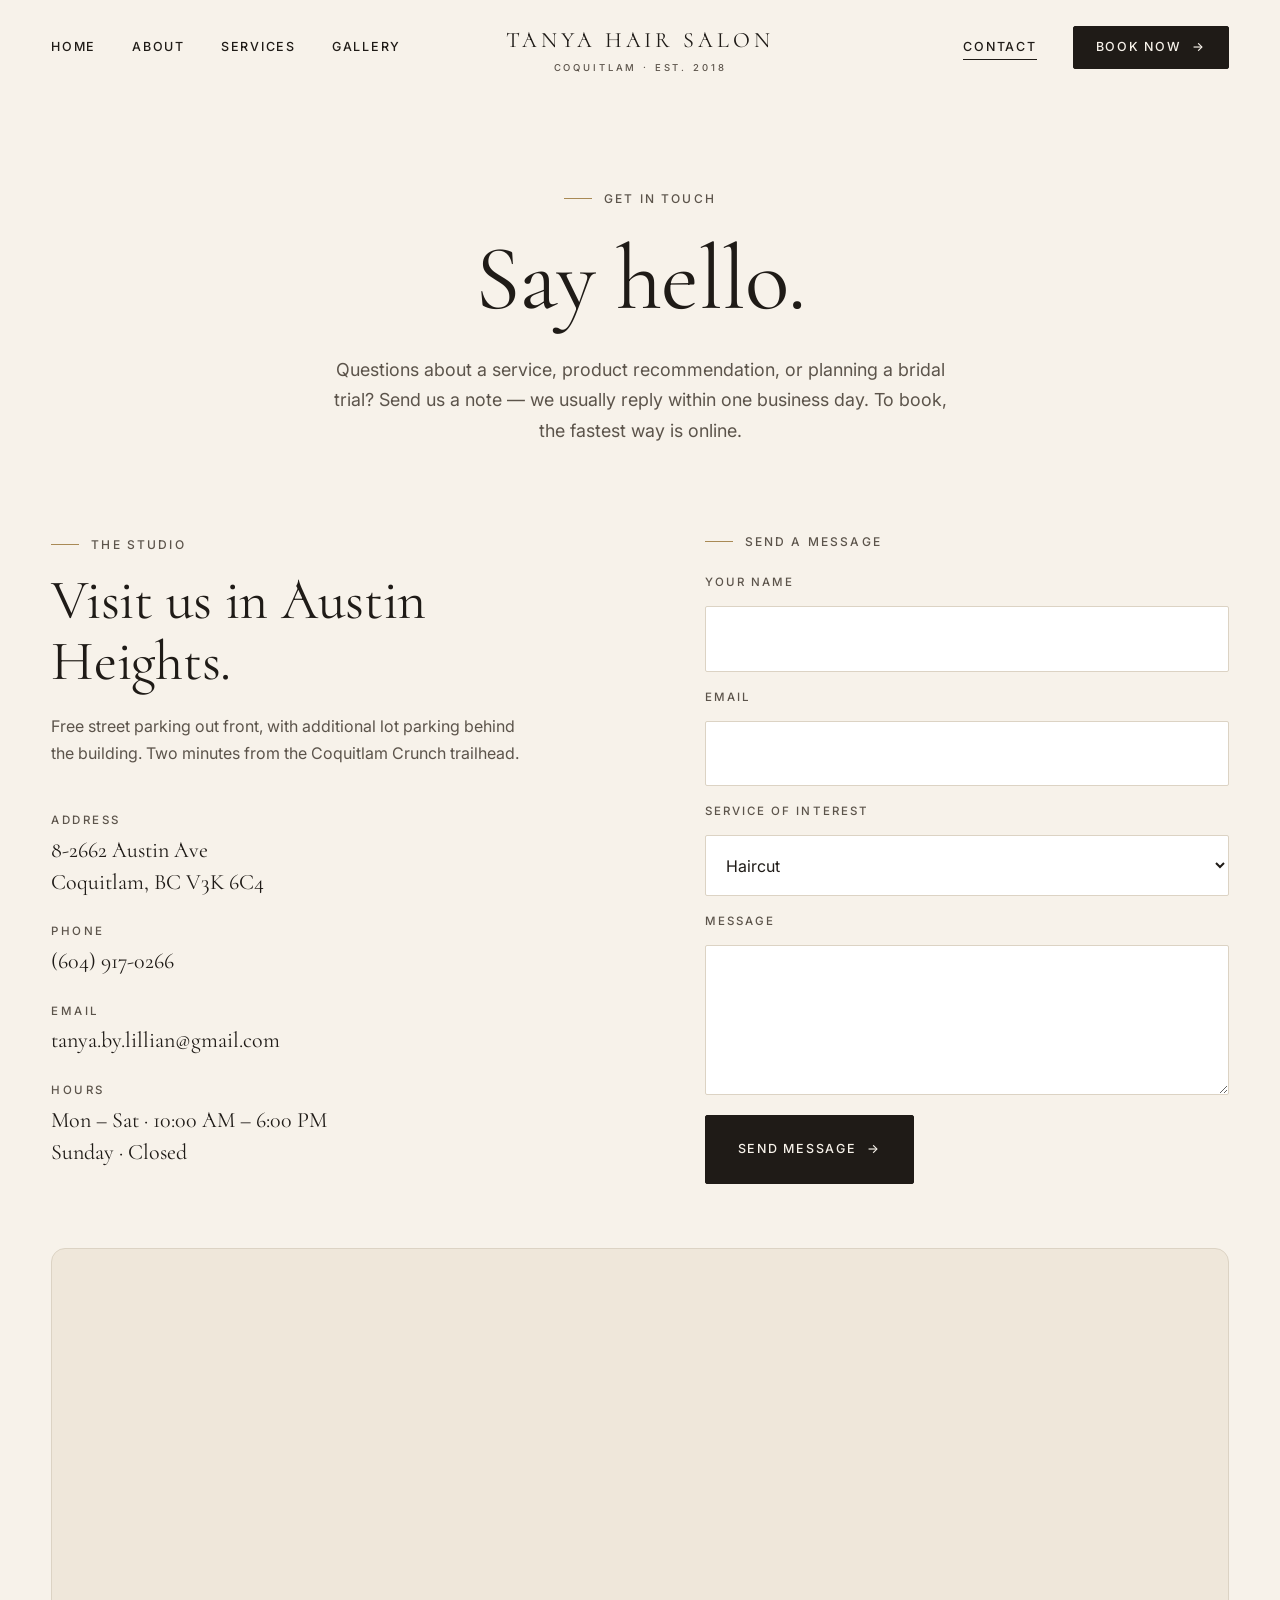
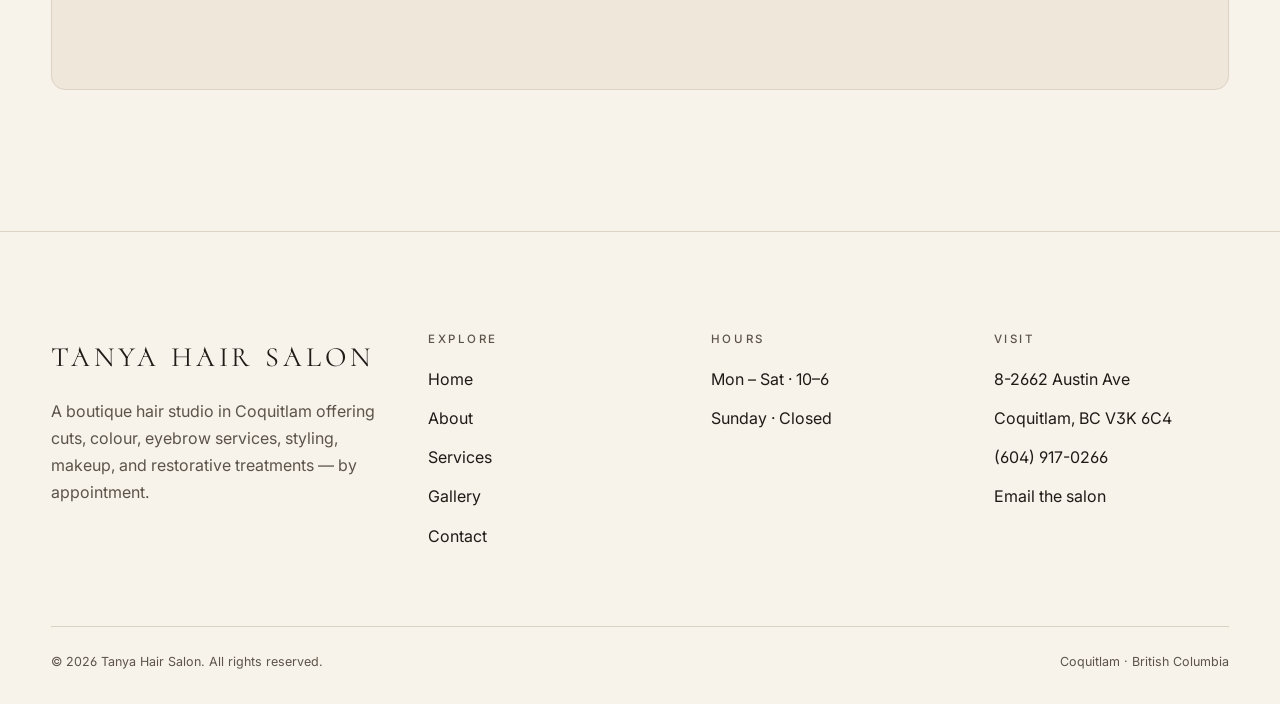
<file: tanya-hair-salon/prototype/contact.html>
<!doctype html>
<html lang="en-CA">
<head>
<meta charset="utf-8" />
<meta name="viewport" content="width=device-width, initial-scale=1" />
<title>Contact — Tanya Hair Salon, Coquitlam</title>
<meta name="description" content="Visit Tanya Hair Salon at 8-2662 Austin Ave, Coquitlam. Call (604) 917-0266 or send a message — we usually reply within one business day." />
<link rel="preconnect" href="https://fonts.googleapis.com" />
<link rel="preconnect" href="https://fonts.gstatic.com" crossorigin />
<link href="https://fonts.googleapis.com/css2?family=Cormorant+Garamond:ital,wght@0,400;0,500;1,400;1,500&family=Inter:wght@400;500&display=swap" rel="stylesheet" />
<link rel="stylesheet" href="css/style.css" />
</head>
<body class="is-light-header">

<header class="site-header">
  <div class="container site-header__inner">
    <nav class="site-header__nav site-header__nav--left" aria-label="Primary">
      <a href="index.html">Home</a>
      <a href="about.html">About</a>
      <a href="services.html">Services</a>
      <a href="gallery.html">Gallery</a>
    </nav>
    <a class="site-header__brand" href="index.html">Tanya Hair Salon<small>Coquitlam · Est. 2018</small></a>
    <nav class="site-header__nav site-header__nav--right" aria-label="Secondary">
      <a href="contact.html" class="is-active">Contact</a>
      <a href="index.html#book" class="btn btn--primary">Book Now <span class="arrow">→</span></a>
    </nav>
    <button class="nav-toggle" aria-label="Toggle menu"><span></span></button>
  </div>
</header>

<main>

  <section class="page-hero container reveal">
    <span class="eyebrow">Get in Touch</span>
    <h1 class="h-display">Say hello.</h1>
    <p class="lede">Questions about a service, product recommendation, or planning a bridal trial? Send us a note — we usually reply within one business day. To book, the fastest way is online.</p>
  </section>

  <section class="section" style="padding-top:0;">
    <div class="container contact-grid reveal">

      <div>
        <span class="eyebrow">The Studio</span>
        <h2 class="h2">Visit us in Austin Heights.</h2>
        <p>Free street parking out front, with additional lot parking behind the building. Two minutes from the Coquitlam Crunch trailhead.</p>

        <dl class="contact-info">
          <div>
            <dt>Address</dt>
            <dd>8-2662 Austin Ave<br/>Coquitlam, BC V3K 6C4</dd>
          </div>
          <div>
            <dt>Phone</dt>
            <dd><a href="tel:+16049170266">(604) 917-0266</a></dd>
          </div>
          <div>
            <dt>Email</dt>
            <dd><a href="mailto:tanya.by.lillian@gmail.com">tanya.by.lillian@gmail.com</a></dd>
          </div>
          <div>
            <dt>Hours</dt>
            <dd>Mon – Sat · 10:00 AM – 6:00 PM<br/>Sunday · Closed</dd>
          </div>
        </dl>
      </div>

      <form class="form" onsubmit="event.preventDefault(); alert('Thanks — we will be in touch shortly.');">
        <span class="eyebrow">Send a Message</span>

        <div class="form-row">
          <label for="name">Your Name</label>
          <input id="name" name="name" type="text" required />
        </div>
        <div class="form-row">
          <label for="email">Email</label>
          <input id="email" name="email" type="email" required />
        </div>
        <div class="form-row">
          <label for="service">Service of Interest</label>
          <select id="service" name="service">
            <option>Haircut</option>
            <option>Hair Color</option>
            <option>Eyebrow Services</option>
            <option>Hair Styling</option>
            <option>Makeup</option>
            <option>Hair Treatments</option>
            <option>Bridal / Event</option>
            <option>Something else</option>
          </select>
        </div>
        <div class="form-row">
          <label for="message">Message</label>
          <textarea id="message" name="message" required></textarea>
        </div>

        <button type="submit" class="btn btn--primary" style="justify-self:start;">Send Message <span class="arrow">→</span></button>
      </form>

    </div>

    <div class="container">
      <div class="map-embed reveal">
        <iframe loading="lazy" allowfullscreen
          referrerpolicy="no-referrer-when-downgrade"
          src="https://www.google.com/maps?q=2662+Austin+Ave,+Coquitlam,+BC&output=embed"
          title="Map to Tanya Hair Salon"></iframe>
      </div>
    </div>
  </section>

</main>

<footer class="site-footer">
  <div class="container">
    <div class="site-footer__grid">
      <div class="site-footer__col">
        <div class="site-footer__brand">Tanya Hair Salon</div>
        <p>A boutique hair studio in Coquitlam offering cuts, colour, eyebrow services, styling, makeup, and restorative treatments — by appointment.</p>
      </div>
      <div class="site-footer__col"><h4>Explore</h4><ul><li><a href="index.html">Home</a></li><li><a href="about.html">About</a></li><li><a href="services.html">Services</a></li><li><a href="gallery.html">Gallery</a></li><li><a href="contact.html">Contact</a></li></ul></div>
      <div class="site-footer__col"><h4>Hours</h4><ul><li>Mon – Sat · 10–6</li><li>Sunday · Closed</li></ul></div>
      <div class="site-footer__col"><h4>Visit</h4><ul><li>8-2662 Austin Ave</li><li>Coquitlam, BC V3K 6C4</li><li><a href="tel:+16049170266">(604) 917-0266</a></li><li><a href="mailto:tanya.by.lillian@gmail.com">Email the salon</a></li></ul></div>
    </div>
    <div class="site-footer__legal">
      <span>© <span data-year>2026</span> Tanya Hair Salon. All rights reserved.</span>
      <span>Coquitlam · British Columbia</span>
    </div>
  </div>
</footer>
<script src="js/main.js"></script>
</body>
</html>
</file>
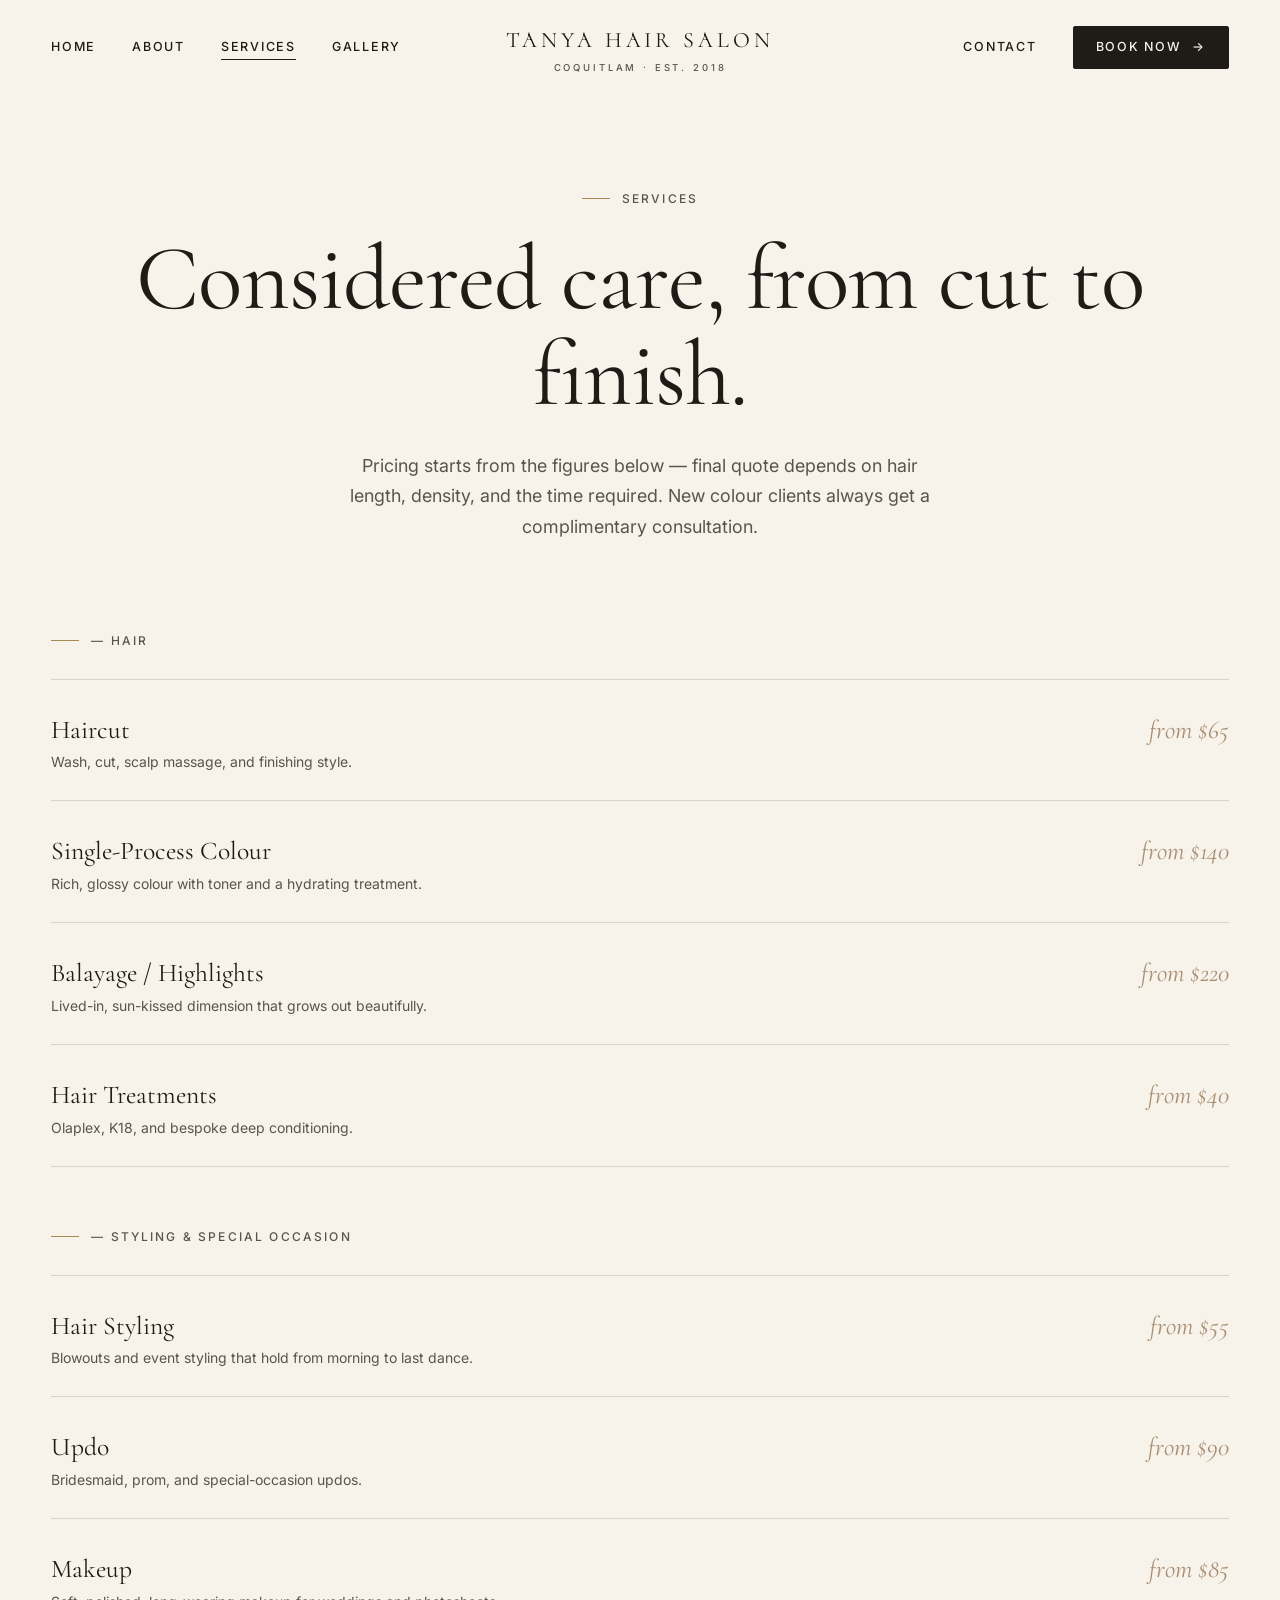
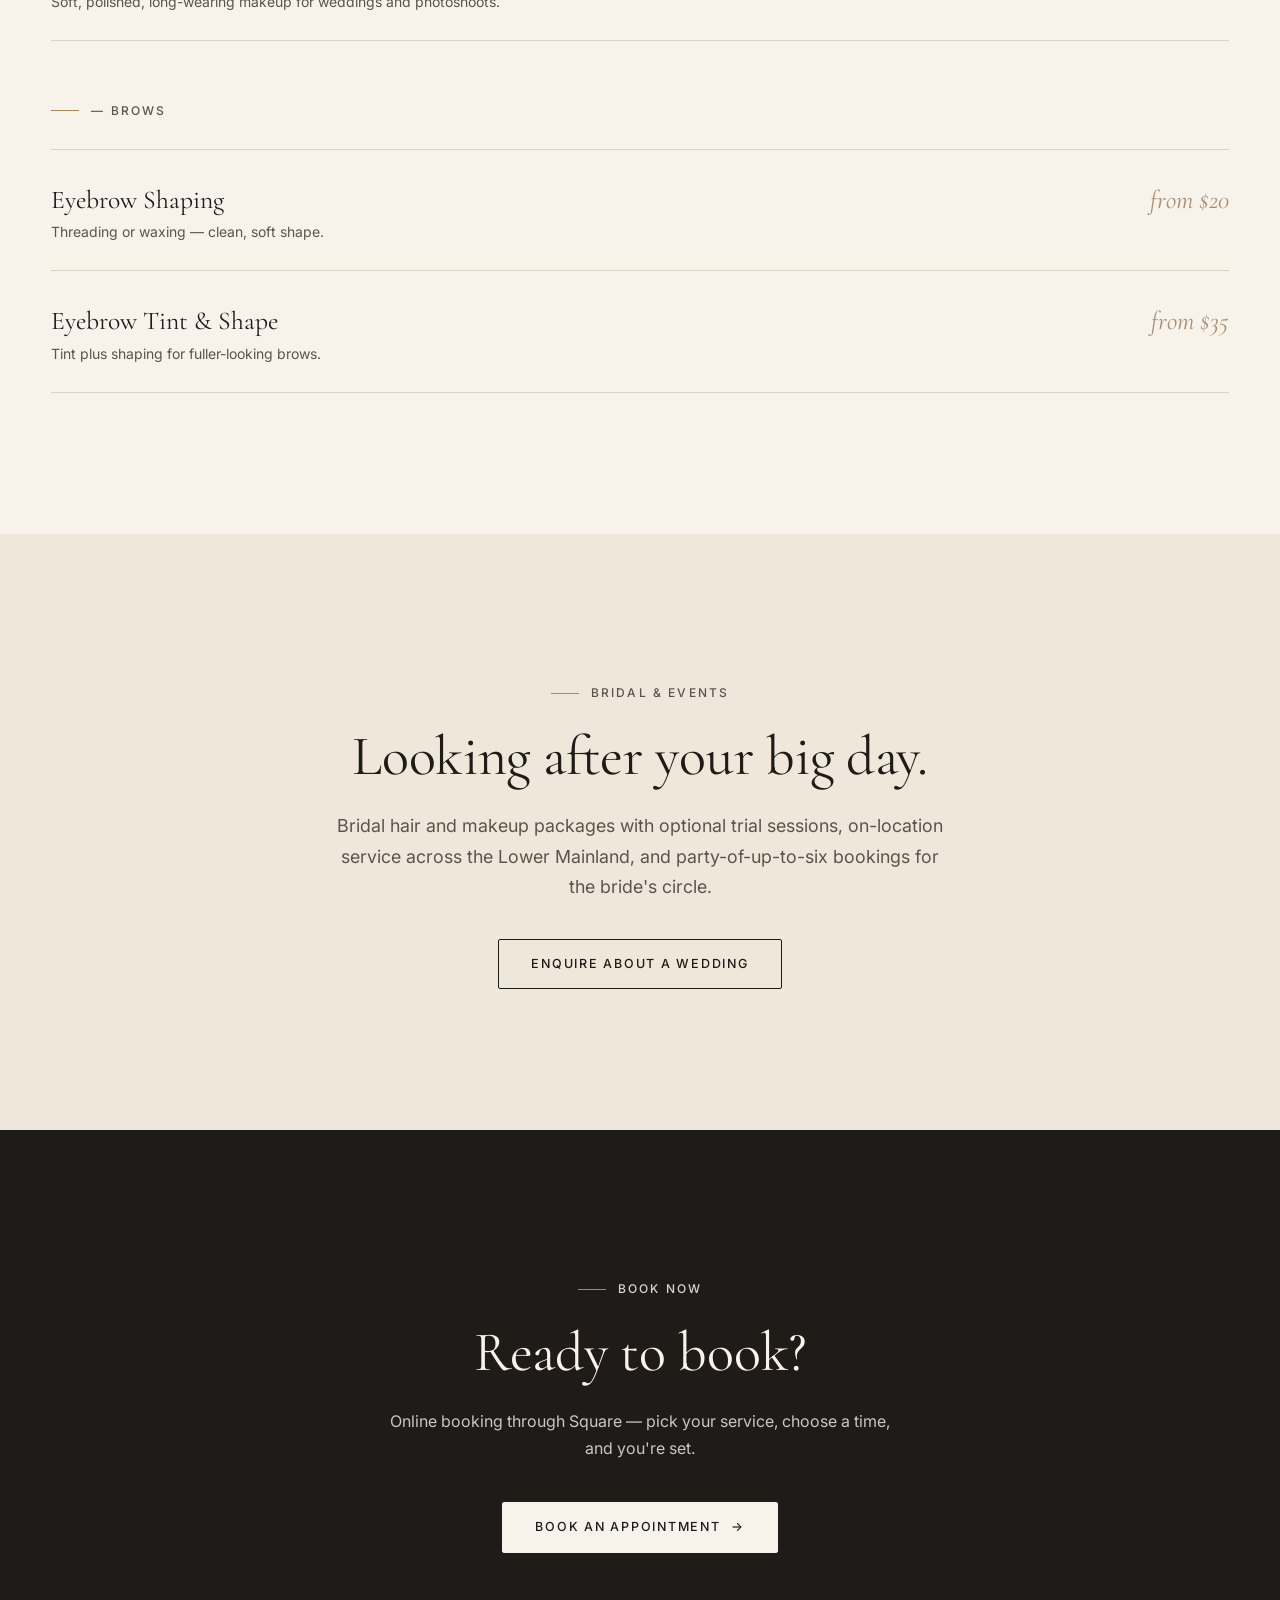
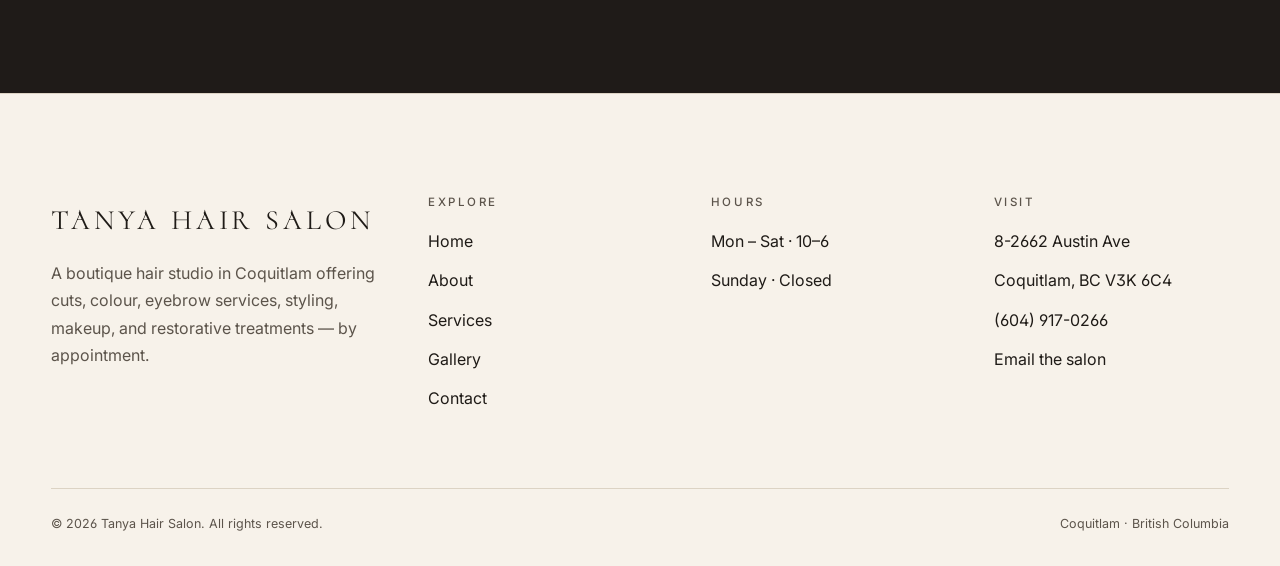
<file: tanya-hair-salon/prototype/services.html>
<!doctype html>
<html lang="en-CA">
<head>
<meta charset="utf-8" />
<meta name="viewport" content="width=device-width, initial-scale=1" />
<title>Services — Tanya Hair Salon, Coquitlam</title>
<meta name="description" content="Haircuts, hair colour, eyebrow services, styling, makeup, and treatments at Tanya Hair Salon in Coquitlam, BC." />
<link rel="preconnect" href="https://fonts.googleapis.com" />
<link rel="preconnect" href="https://fonts.gstatic.com" crossorigin />
<link href="https://fonts.googleapis.com/css2?family=Cormorant+Garamond:ital,wght@0,400;0,500;1,400;1,500&family=Inter:wght@400;500&display=swap" rel="stylesheet" />
<link rel="stylesheet" href="css/style.css" />
</head>
<body class="is-light-header">

<header class="site-header">
  <div class="container site-header__inner">
    <nav class="site-header__nav site-header__nav--left" aria-label="Primary">
      <a href="index.html">Home</a>
      <a href="about.html">About</a>
      <a href="services.html" class="is-active">Services</a>
      <a href="gallery.html">Gallery</a>
    </nav>
    <a class="site-header__brand" href="index.html">Tanya Hair Salon<small>Coquitlam · Est. 2018</small></a>
    <nav class="site-header__nav site-header__nav--right" aria-label="Secondary">
      <a href="contact.html">Contact</a>
      <a href="index.html#book" class="btn btn--primary">Book Now <span class="arrow">→</span></a>
    </nav>
    <button class="nav-toggle" aria-label="Toggle menu"><span></span></button>
  </div>
</header>

<main>

  <section class="page-hero container reveal">
    <span class="eyebrow">Services</span>
    <h1 class="h-display">Considered care, from cut to finish.</h1>
    <p class="lede">Pricing starts from the figures below — final quote depends on hair length, density, and the time required. New colour clients always get a complimentary consultation.</p>
  </section>

  <section class="section" style="padding-top:0;">
    <div class="container reveal">

      <div class="eyebrow" style="margin-bottom:32px;">— Hair</div>
      <div class="pricing-list">
        <article id="haircut" class="pricing-list__row">
          <div class="pricing-list__name">Haircut <small>Wash, cut, scalp massage, and finishing style.</small></div>
          <div class="pricing-list__price">from $65</div>
        </article>
        <article id="color" class="pricing-list__row">
          <div class="pricing-list__name">Single-Process Colour <small>Rich, glossy colour with toner and a hydrating treatment.</small></div>
          <div class="pricing-list__price">from $140</div>
        </article>
        <article id="balayage" class="pricing-list__row">
          <div class="pricing-list__name">Balayage / Highlights <small>Lived-in, sun-kissed dimension that grows out beautifully.</small></div>
          <div class="pricing-list__price">from $220</div>
        </article>
        <article id="treatments" class="pricing-list__row">
          <div class="pricing-list__name">Hair Treatments <small>Olaplex, K18, and bespoke deep conditioning.</small></div>
          <div class="pricing-list__price">from $40</div>
        </article>
      </div>

      <div class="eyebrow" style="margin:64px 0 32px;">— Styling & Special Occasion</div>
      <div class="pricing-list">
        <article id="styling" class="pricing-list__row">
          <div class="pricing-list__name">Hair Styling <small>Blowouts and event styling that hold from morning to last dance.</small></div>
          <div class="pricing-list__price">from $55</div>
        </article>
        <article id="updo" class="pricing-list__row">
          <div class="pricing-list__name">Updo <small>Bridesmaid, prom, and special-occasion updos.</small></div>
          <div class="pricing-list__price">from $90</div>
        </article>
        <article id="makeup" class="pricing-list__row">
          <div class="pricing-list__name">Makeup <small>Soft, polished, long-wearing makeup for weddings and photoshoots.</small></div>
          <div class="pricing-list__price">from $85</div>
        </article>
      </div>

      <div class="eyebrow" style="margin:64px 0 32px;">— Brows</div>
      <div class="pricing-list">
        <article id="brows" class="pricing-list__row">
          <div class="pricing-list__name">Eyebrow Shaping <small>Threading or waxing — clean, soft shape.</small></div>
          <div class="pricing-list__price">from $20</div>
        </article>
        <article id="brow-tint" class="pricing-list__row">
          <div class="pricing-list__name">Eyebrow Tint & Shape <small>Tint plus shaping for fuller-looking brows.</small></div>
          <div class="pricing-list__price">from $35</div>
        </article>
      </div>

    </div>
  </section>

  <section class="section" style="background: var(--c-cream);">
    <div class="container reveal" style="text-align:center; max-width:780px; margin-inline:auto;">
      <span class="eyebrow">Bridal & Events</span>
      <h2 class="h2" style="margin-top:24px;">Looking after your big day.</h2>
      <p class="lede" style="margin:24px auto 36px;">Bridal hair and makeup packages with optional trial sessions, on-location service across the Lower Mainland, and party-of-up-to-six bookings for the bride's circle.</p>
      <a href="contact.html" class="btn btn--ghost">Enquire about a Wedding</a>
    </div>
  </section>

  <section class="section cta-banner" id="book">
    <div class="container reveal">
      <span class="eyebrow">Book Now</span>
      <h2 class="h2" style="margin-top:24px;">Ready to book?</h2>
      <p>Online booking through Square — pick your service, choose a time, and you're set.</p>
      <a href="https://tanya-hair-salon-2024.square.site/" class="btn btn--invert">Book an Appointment <span class="arrow">→</span></a>
    </div>
  </section>

</main>

<footer class="site-footer">
  <div class="container">
    <div class="site-footer__grid">
      <div class="site-footer__col">
        <div class="site-footer__brand">Tanya Hair Salon</div>
        <p>A boutique hair studio in Coquitlam offering cuts, colour, eyebrow services, styling, makeup, and restorative treatments — by appointment.</p>
      </div>
      <div class="site-footer__col"><h4>Explore</h4><ul><li><a href="index.html">Home</a></li><li><a href="about.html">About</a></li><li><a href="services.html">Services</a></li><li><a href="gallery.html">Gallery</a></li><li><a href="contact.html">Contact</a></li></ul></div>
      <div class="site-footer__col"><h4>Hours</h4><ul><li>Mon – Sat · 10–6</li><li>Sunday · Closed</li></ul></div>
      <div class="site-footer__col"><h4>Visit</h4><ul><li>8-2662 Austin Ave</li><li>Coquitlam, BC V3K 6C4</li><li><a href="tel:+16049170266">(604) 917-0266</a></li><li><a href="mailto:tanya.by.lillian@gmail.com">Email the salon</a></li></ul></div>
    </div>
    <div class="site-footer__legal">
      <span>© <span data-year>2026</span> Tanya Hair Salon. All rights reserved.</span>
      <span>Coquitlam · British Columbia</span>
    </div>
  </div>
</footer>
<script src="js/main.js"></script>
</body>
</html>
</file>
<file: tanya-hair-salon/prototype/css/style.css>
/* =========================================================
   TANYA HAIR SALON — stylesheet
   Tokens · Reset · Layout · Components · Sections
   ========================================================= */

/* ---------- Tokens (refined v2) ---------- */
:root {
  --c-bg: #F7F2EA;            /* warmer cream */
  --c-surface: #FFFFFF;
  --c-cream: #EFE7DA;
  --c-taupe: #D8C9B6;          /* refined accent: warm taupe (replaces pink-blush) */
  --c-taupe-deep: #A88E72;
  --c-blush: #E5D2C7;          /* kept as soft accent only */
  --c-ink: #1F1B17;            /* deeper near-black */
  --c-ink-soft: #5C544B;
  --c-line: #DCD3C4;
  --c-gold: #A98A55;            /* slightly richer gold */
  --c-grey-100: #F0EBE1;

  --font-display: 'Cormorant Garamond', 'Playfair Display', Georgia, serif;
  --font-body: 'Inter', 'Helvetica Neue', system-ui, -apple-system, sans-serif;

  --container: 1280px;
  --gutter: clamp(20px, 4vw, 56px);
  --section-y: clamp(96px, 11vw, 180px);

  --r-sm: 2px;
  --r-md: 4px;
  --r-lg: 14px;

  --t-fast: .25s ease;
  --t-med: .45s ease;
  --t-slow: .8s cubic-bezier(.2,.6,.2,1);
}

/* ---------- Reset ---------- */
*, *::before, *::after { box-sizing: border-box; }
html { scroll-behavior: smooth; -webkit-text-size-adjust: 100%; }
body {
  margin: 0;
  background: var(--c-bg);
  color: var(--c-ink);
  font: 400 16px/1.7 var(--font-body);
  font-feature-settings: "ss01","liga";
  -webkit-font-smoothing: antialiased;
  text-rendering: optimizeLegibility;
}
img, svg, video { display: block; max-width: 100%; height: auto; }
a { color: inherit; text-decoration: none; }
button { font: inherit; cursor: pointer; border: 0; background: none; color: inherit; }
ul, ol { padding: 0; margin: 0; list-style: none; }
h1, h2, h3, h4 { margin: 0; font-weight: 400; font-family: var(--font-display); letter-spacing: -.005em; }
p { margin: 0; }

/* ---------- Type scale ---------- */
.h-display { font-family: var(--font-display); font-size: clamp(44px, 7.2vw, 96px); line-height: 1.04; letter-spacing: -.01em; }
.h2 { font-family: var(--font-display); font-size: clamp(34px, 4.4vw, 56px); line-height: 1.1; }
.h3 { font-family: var(--font-display); font-size: clamp(22px, 2.4vw, 32px); line-height: 1.2; }
.lede { font-size: clamp(17px, 1.4vw, 19px); color: var(--c-ink-soft); line-height: 1.7; max-width: 56ch; }
.eyebrow {
  display: inline-flex; align-items: center; gap: 12px;
  font: 500 12px/1 var(--font-body);
  letter-spacing: .18em; text-transform: uppercase;
  color: var(--c-ink-soft);
}
.eyebrow::before { content: ""; width: 28px; height: 1px; background: var(--c-gold); }
.italic-quote { font-family: var(--font-display); font-style: italic; }

/* ---------- Layout ---------- */
.container { width: 100%; max-width: var(--container); margin-inline: auto; padding-inline: var(--gutter); }
.section { padding-block: var(--section-y); }
.rule { width: 48px; height: 1px; background: var(--c-ink); border: 0; margin: 0; }

/* ---------- Buttons ---------- */
.btn {
  display: inline-flex; align-items: center; gap: .65rem;
  padding: 18px 32px;
  font: 500 12.5px/1 var(--font-body);
  letter-spacing: .14em; text-transform: uppercase;
  border: 1px solid var(--c-ink);
  border-radius: var(--r-sm);
  transition: background var(--t-med), color var(--t-med), border-color var(--t-med);
  cursor: pointer;
}
.btn .arrow { display: inline-block; transition: transform var(--t-med); }
.btn:hover .arrow { transform: translateX(4px); }
.btn--primary { background: var(--c-ink); color: var(--c-bg); }
.btn--primary:hover { background: transparent; color: var(--c-ink); }
.btn--ghost { background: transparent; color: var(--c-ink); }
.btn--ghost:hover { background: var(--c-ink); color: var(--c-bg); }
.btn--invert { background: var(--c-bg); color: var(--c-ink); border-color: var(--c-bg); }
.btn--invert:hover { background: transparent; color: var(--c-bg); border-color: var(--c-bg); }

.link {
  display: inline-flex; align-items: center; gap: .5rem;
  font: 500 12.5px/1 var(--font-body);
  letter-spacing: .14em; text-transform: uppercase;
  padding-bottom: 6px;
  border-bottom: 1px solid var(--c-ink);
  transition: color var(--t-med), border-color var(--t-med);
}
.link:hover { color: var(--c-taupe-deep); border-color: var(--c-taupe-deep); }

/* ---------- Header ---------- */
.site-header {
  position: fixed; inset: 0 0 auto 0; z-index: 50;
  padding-block: 22px;
  transition: background var(--t-med), border-color var(--t-med), padding var(--t-med);
  border-bottom: 1px solid transparent;
}
.site-header.is-scrolled {
  background: rgba(250,247,242,.92);
  backdrop-filter: saturate(140%) blur(8px);
  -webkit-backdrop-filter: saturate(140%) blur(8px);
  border-color: var(--c-line);
  padding-block: 14px;
}
.site-header__inner {
  display: grid;
  grid-template-columns: 1fr auto 1fr;
  align-items: center;
  gap: 24px;
}
.site-header__nav { display: flex; gap: 36px; }
.site-header__nav--right { justify-content: flex-end; align-items: center; }
.site-header__nav a {
  font: 500 12.5px/1 var(--font-body);
  letter-spacing: .14em; text-transform: uppercase;
  position: relative; padding-block: 6px;
}
.site-header__nav a::after {
  content: ""; position: absolute; left: 0; right: 0; bottom: 0;
  height: 1px; background: currentColor; transform: scaleX(0); transform-origin: left;
  transition: transform var(--t-med);
}
.site-header__nav a:hover::after, .site-header__nav a.is-active::after { transform: scaleX(1); }
.site-header__brand {
  font-family: var(--font-display);
  font-size: 22px; letter-spacing: .18em; text-transform: uppercase;
  text-align: center;
}
.site-header__brand small { display: block; font: 500 9.5px/1 var(--font-body); letter-spacing: .3em; color: var(--c-ink-soft); margin-top: 4px; }
.site-header .btn { padding: 14px 22px; }

.nav-toggle { display: none; }

/* ---------- Hero — full-bleed editorial ---------- */
.hero {
  position: relative;
  min-height: 100vh;
  min-height: 100svh;
  color: var(--c-bg);
  isolation: isolate;
  overflow: hidden;
  display: flex; align-items: flex-end;
  padding-top: 160px;
  padding-bottom: clamp(64px, 8vw, 112px);
}
.hero__bg {
  position: absolute; inset: 0; z-index: -2;
  background: #1F1B17;
}
.hero__bg img {
  width: 100%; height: 100%; object-fit: cover;
  transform: scale(1.06);
  animation: heroZoom 14s ease-out forwards;
}
@keyframes heroZoom { to { transform: scale(1); } }
.hero::before {
  content: ""; position: absolute; inset: 0; z-index: -1;
  background:
    linear-gradient(180deg, rgba(31,27,23,.55) 0%, rgba(31,27,23,.15) 35%, rgba(31,27,23,.05) 60%, rgba(31,27,23,.78) 100%);
}
.hero__inner {
  display: grid; grid-template-columns: 1fr; gap: 24px;
  width: 100%;
}
.hero__eyebrow {
  color: rgba(247,242,234,.85);
  margin-bottom: 4px;
}
.hero__eyebrow::before { background: var(--c-gold); }
.hero__title {
  color: var(--c-bg);
  font-family: var(--font-display);
  font-size: clamp(56px, 9vw, 132px);
  line-height: .98;
  letter-spacing: -.015em;
  font-weight: 400;
  max-width: 16ch;
}
.hero__title em { font-style: italic; color: var(--c-taupe); }
.hero__sub {
  color: rgba(247,242,234,.85);
  margin-top: 24px;
  max-width: 50ch;
  font-size: clamp(16px, 1.3vw, 18px);
}
.hero__actions { margin-top: 40px; display: flex; gap: 14px; flex-wrap: wrap; }
.hero__meta {
  position: absolute; right: var(--gutter); bottom: clamp(24px, 4vw, 56px);
  z-index: 1;
  font: 500 11px/1.6 var(--font-body); letter-spacing: .22em; text-transform: uppercase;
  color: rgba(247,242,234,.7);
  text-align: right;
}
.hero__meta strong { display: block; color: var(--c-bg); font-weight: 500; }
.hero .btn--ghost { color: var(--c-bg); border-color: var(--c-bg); }
.hero .btn--ghost:hover { background: var(--c-bg); color: var(--c-ink); }
.hero .btn--primary { background: var(--c-bg); color: var(--c-ink); border-color: var(--c-bg); }
.hero .btn--primary:hover { background: transparent; color: var(--c-bg); }

/* Header sits transparent over the dark hero by default */
.site-header { color: var(--c-bg); }
.site-header.is-scrolled { color: var(--c-ink); }
.site-header.is-scrolled { background: rgba(247,242,234,.94); }
.site-header.is-scrolled .btn--primary { background: var(--c-ink); color: var(--c-bg); border-color: var(--c-ink); }
.site-header__brand small { color: rgba(247,242,234,.7); }
.site-header.is-scrolled .site-header__brand small { color: var(--c-ink-soft); }

/* When NOT on the homepage / on a light page, header text should be ink */
body.is-light-header .site-header { color: var(--c-ink); }
body.is-light-header .site-header__brand small { color: var(--c-ink-soft); }

/* ---------- Intro strip ---------- */
.intro-strip {
  background: var(--c-cream);
  text-align: center;
  padding-block: clamp(56px, 8vw, 96px);
}
.intro-strip p {
  font-family: var(--font-display); font-style: italic;
  font-size: clamp(22px, 2.6vw, 34px);
  line-height: 1.4; max-width: 820px; margin-inline: auto;
  color: var(--c-ink);
}

/* ---------- Services preview ---------- */
.services__head {
  display: grid; grid-template-columns: 1fr 1fr; gap: 40px;
  align-items: end; margin-bottom: clamp(48px, 6vw, 88px);
}
.services__head h2 { max-width: 16ch; }
.services__head .lede { justify-self: end; }
/* Services — image-led cards */
.services__grid {
  display: grid; grid-template-columns: repeat(3, 1fr); gap: clamp(20px, 2.4vw, 32px);
}
.service-card {
  position: relative;
  display: block;
  overflow: hidden;
  background: var(--c-cream);
  border-radius: var(--r-lg);
  isolation: isolate;
}
.service-card__media {
  position: relative;
  aspect-ratio: 4/5;
  overflow: hidden;
  background: var(--c-taupe);
}
.service-card__media img {
  width: 100%; height: 100%; object-fit: cover;
  transition: transform 1.4s cubic-bezier(.2,.6,.2,1);
}
.service-card::after {
  content: ""; position: absolute; inset: 0; z-index: 1;
  background: linear-gradient(180deg, rgba(31,27,23,0) 35%, rgba(31,27,23,.65) 100%);
  pointer-events: none;
  transition: opacity var(--t-med);
}
.service-card:hover .service-card__media img { transform: scale(1.06); }
.service-card__body {
  position: absolute; left: 0; right: 0; bottom: 0; z-index: 2;
  padding: 28px clamp(20px, 2vw, 32px);
  color: var(--c-bg);
  display: grid; gap: 8px;
}
.service-card__num {
  font: 500 11px/1 var(--font-body);
  letter-spacing: .26em; text-transform: uppercase;
  color: rgba(247,242,234,.78);
  margin-bottom: 4px;
}
.service-card__title {
  font-family: var(--font-display);
  font-size: clamp(24px, 2.4vw, 32px);
  line-height: 1.1;
  color: var(--c-bg);
}
.service-card__desc {
  color: rgba(247,242,234,.85);
  font-size: 14px; line-height: 1.6;
  max-width: 38ch;
  max-height: 0; opacity: 0; overflow: hidden;
  transition: max-height .5s ease, opacity .5s ease, margin-top .5s ease;
}
.service-card:hover .service-card__desc { max-height: 120px; opacity: 1; margin-top: 4px; }
.service-card__cta {
  display: inline-flex; align-items: center; gap: 8px;
  font: 500 11px/1 var(--font-body); letter-spacing: .22em; text-transform: uppercase;
  color: var(--c-bg);
  margin-top: 12px;
}
.service-card__cta .arrow { transition: transform var(--t-med); }
.service-card:hover .service-card__cta .arrow { transform: translateX(6px); }

/* ---------- About snippet ---------- */
.about-snippet__inner {
  display: grid; grid-template-columns: 1fr 1fr;
  gap: clamp(40px, 6vw, 96px); align-items: center;
}
.about-snippet__media {
  aspect-ratio: 4/5; border-radius: var(--r-lg); overflow: hidden;
  background: var(--c-blush);
}
.about-snippet__media img { width: 100%; height: 100%; object-fit: cover; }
.about-snippet__body h2 { margin-top: 24px; max-width: 18ch; }
.about-snippet__body p { color: var(--c-ink-soft); margin-top: 24px; max-width: 52ch; }
.about-snippet__body .link { margin-top: 36px; }

/* ---------- Featured gallery ---------- */
.gallery-feature__head { display: flex; justify-content: space-between; align-items: end; gap: 32px; margin-bottom: 56px; flex-wrap: wrap; }
.gallery-feature__head h2 { max-width: 18ch; margin-top: 16px; }
.gallery-feature__grid {
  display: grid;
  grid-template-columns: repeat(12, 1fr);
  gap: 20px;
}
.gallery-feature__item {
  position: relative; overflow: hidden; border-radius: var(--r-lg);
  background: var(--c-blush);
}
.gallery-feature__item img { width: 100%; height: 100%; object-fit: cover; transition: transform 1.4s ease; }
.gallery-feature__item:hover img { transform: scale(1.05); }
.gallery-feature__item--a { grid-column: span 5; aspect-ratio: 4/5; }
.gallery-feature__item--b { grid-column: span 7; aspect-ratio: 7/5; }
.gallery-feature__item--c { grid-column: span 7; aspect-ratio: 7/5; }
.gallery-feature__item--d { grid-column: span 5; aspect-ratio: 4/5; }

/* ---------- Testimonials ---------- */
.testimonials { background: var(--c-cream); }
.testimonials__inner { text-align: center; }
.testimonials__track { position: relative; min-height: 260px; }
.testimonial {
  position: absolute; inset: 0;
  opacity: 0; transition: opacity 1s ease;
  display: flex; flex-direction: column; align-items: center; justify-content: center;
  padding-inline: 8%;
}
.testimonial.is-active { opacity: 1; position: relative; }
.testimonial__quote {
  font-family: var(--font-display); font-style: italic;
  font-size: clamp(24px, 3vw, 40px); line-height: 1.35;
  max-width: 22ch;
}
.testimonial__name {
  margin-top: 32px;
  font: 500 11.5px/1 var(--font-body); letter-spacing: .24em; text-transform: uppercase;
  color: var(--c-ink-soft);
}
.testimonials__dots { display: flex; justify-content: center; gap: 14px; margin-top: 48px; }
.testimonials__dots button {
  width: 28px; height: 1px; background: var(--c-line); transition: background var(--t-med);
}
.testimonials__dots button.is-active { background: var(--c-ink); }

/* ---------- Visit band ---------- */
.visit-band { background: var(--c-grey-100); }
.visit-band__inner { display: grid; grid-template-columns: repeat(3, 1fr); gap: 48px; }
.visit-band__col h3 {
  font: 500 11.5px/1 var(--font-body); letter-spacing: .22em; text-transform: uppercase;
  color: var(--c-ink-soft); font-family: var(--font-body);
  margin-bottom: 20px;
}
.visit-band__col p { font-family: var(--font-display); font-size: 22px; line-height: 1.45; }
.visit-band__col a:hover { color: var(--c-taupe-deep); }

/* ---------- CTA banner ---------- */
.cta-banner {
  position: relative;
  background: #1f1b18 url('https://images.unsplash.com/photo-1560066984-138dadb4c035?auto=format&fit=crop&w=2000&q=70') center/cover no-repeat;
  color: var(--c-bg);
  text-align: center;
  isolation: isolate;
}
.cta-banner::before {
  content: ""; position: absolute; inset: 0;
  background: linear-gradient(180deg, rgba(31,27,24,.55), rgba(31,27,24,.7));
  z-index: -1;
}
.cta-banner h2 { color: var(--c-bg); max-width: 16ch; margin-inline: auto; }
.cta-banner p { color: rgba(250,247,242,.78); margin: 24px auto 40px; max-width: 50ch; }
.cta-banner .eyebrow { color: rgba(250,247,242,.85); }
.cta-banner .eyebrow::before { background: var(--c-gold); }

/* ---------- Footer ---------- */
.site-footer {
  background: var(--c-bg);
  border-top: 1px solid var(--c-line);
  padding-top: clamp(64px, 8vw, 112px);
  padding-bottom: 32px;
}
.site-footer__grid {
  display: grid; grid-template-columns: 1.4fr 1fr 1fr 1fr; gap: 48px;
}
.site-footer__brand {
  font-family: var(--font-display); font-size: 28px; letter-spacing: .14em; text-transform: uppercase;
}
.site-footer__brand + p { color: var(--c-ink-soft); margin-top: 16px; max-width: 36ch; }
.site-footer__col h4 {
  font: 500 11.5px/1 var(--font-body); letter-spacing: .22em; text-transform: uppercase;
  color: var(--c-ink-soft); font-family: var(--font-body);
  margin-bottom: 20px;
}
.site-footer__col li { margin-bottom: 12px; }
.site-footer__col a:hover { color: var(--c-taupe-deep); }
.site-footer__legal {
  display: flex; justify-content: space-between; gap: 16px;
  margin-top: 64px; padding-top: 24px;
  border-top: 1px solid var(--c-line);
  color: var(--c-ink-soft); font-size: 12.5px;
}

/* ---------- Page hero (interior) ---------- */
.page-hero { padding-top: 180px; padding-bottom: 80px; text-align: center; }
.page-hero h1 { margin-top: 24px; }
.page-hero .lede { margin: 28px auto 0; }

/* ---------- Services list page ---------- */
.services-list { display: grid; gap: 0; border-top: 1px solid var(--c-line); }
.services-list__row {
  display: grid; grid-template-columns: 80px 1fr 2fr auto;
  gap: 32px; align-items: center;
  padding: 36px 0;
  border-bottom: 1px solid var(--c-line);
  transition: padding var(--t-med);
}
.services-list__row:hover { padding-inline: 16px; background: var(--c-cream); }
.services-list__num { font: 500 12px/1 var(--font-body); letter-spacing: .22em; color: var(--c-ink-soft); }
.services-list__title { font-family: var(--font-display); font-size: clamp(22px, 2.4vw, 32px); }
.services-list__desc { color: var(--c-ink-soft); }
.services-list__cta .arrow { transition: transform var(--t-med); }
.services-list__row:hover .services-list__cta .arrow { transform: translateX(8px); }

/* ---------- Gallery grid ---------- */
.gallery-grid {
  display: grid; grid-template-columns: repeat(3, 1fr); gap: 20px;
}
.gallery-grid__item { aspect-ratio: 4/5; overflow: hidden; border-radius: var(--r-lg); background: var(--c-blush); }
.gallery-grid__item img { width: 100%; height: 100%; object-fit: cover; transition: transform 1.4s ease; }
.gallery-grid__item:hover img { transform: scale(1.05); }
.gallery-grid__item--wide { grid-column: span 2; aspect-ratio: 8/5; }

/* ---------- Contact ---------- */
.contact-grid { display: grid; grid-template-columns: 1.1fr 1fr; gap: clamp(40px, 6vw, 96px); }
.contact-grid h2 { max-width: 14ch; margin-top: 16px; }
.contact-grid p { color: var(--c-ink-soft); margin-top: 20px; max-width: 48ch; }
.contact-info { margin-top: 48px; display: grid; gap: 28px; }
.contact-info dt { font: 500 11.5px/1 var(--font-body); letter-spacing: .22em; text-transform: uppercase; color: var(--c-ink-soft); margin-bottom: 8px; }
.contact-info dd { margin: 0; font-family: var(--font-display); font-size: 22px; line-height: 1.45; }

.form { display: grid; gap: 20px; }
.form-row { display: grid; gap: 8px; }
.form-row label { font: 500 11.5px/1 var(--font-body); letter-spacing: .18em; text-transform: uppercase; color: var(--c-ink-soft); }
.form-row input, .form-row textarea, .form-row select {
  font: 400 16px/1.6 var(--font-body);
  padding: 14px 16px;
  background: var(--c-surface);
  border: 1px solid var(--c-line);
  border-radius: var(--r-sm);
  color: var(--c-ink);
  transition: border-color var(--t-med);
}
.form-row input:focus, .form-row textarea:focus, .form-row select:focus {
  outline: 0; border-color: var(--c-ink);
}
.form-row textarea { min-height: 140px; resize: vertical; }

.map-embed {
  margin-top: 64px; aspect-ratio: 16/6; border-radius: var(--r-lg); overflow: hidden;
  border: 1px solid var(--c-line); background: var(--c-cream);
}
.map-embed iframe { width: 100%; height: 100%; border: 0; }

/* ---------- Reveal animation ---------- */
.reveal { opacity: 0; transform: translateY(16px); transition: opacity var(--t-slow), transform var(--t-slow); }
.reveal.is-visible { opacity: 1; transform: none; }

/* ---------- Responsive ---------- */
@media (max-width: 980px) {
  .site-header__inner { grid-template-columns: auto 1fr auto; }
  .site-header__nav { display: none; }
  .nav-toggle { display: inline-flex; align-items: center; justify-content: center; width: 44px; height: 44px; }
  .nav-toggle span { width: 22px; height: 1px; background: var(--c-ink); position: relative; transition: transform var(--t-med); }
  .nav-toggle span::before, .nav-toggle span::after { content: ""; position: absolute; left: 0; right: 0; height: 1px; background: var(--c-ink); transition: transform var(--t-med); }
  .nav-toggle span::before { top: -7px; }
  .nav-toggle span::after { top: 7px; }
  .site-header.is-open .nav-toggle span { background: transparent; }
  .site-header.is-open .nav-toggle span::before { transform: translateY(7px) rotate(45deg); }
  .site-header.is-open .nav-toggle span::after { transform: translateY(-7px) rotate(-45deg); }
  .site-header.is-open .site-header__nav {
    display: flex; flex-direction: column;
    position: absolute; left: 0; right: 0; top: 100%;
    background: var(--c-bg); padding: 28px var(--gutter) 36px;
    border-top: 1px solid var(--c-line); gap: 18px;
  }
  .site-header.is-open .site-header__nav--right { display: flex; }

  .hero { padding-top: 120px; }
  .hero__inner { grid-template-columns: 1fr; }
  .hero__media { aspect-ratio: 4/4; }
  .services__head { grid-template-columns: 1fr; }
  .services__head .lede { justify-self: start; }
  .services__grid { grid-template-columns: repeat(2, 1fr); }
  .service-tile:nth-child(3n) { border-right: 1px solid var(--c-line); }
  .service-tile:nth-child(2n) { border-right: 0; }
  .about-snippet__inner { grid-template-columns: 1fr; }
  .gallery-feature__grid { grid-template-columns: 1fr 1fr; gap: 16px; }
  .gallery-feature__item--a, .gallery-feature__item--b,
  .gallery-feature__item--c, .gallery-feature__item--d { grid-column: span 1; aspect-ratio: 4/5; }
  .visit-band__inner { grid-template-columns: 1fr; gap: 40px; }
  .site-footer__grid { grid-template-columns: 1fr 1fr; }
  .gallery-grid { grid-template-columns: 1fr 1fr; }
  .gallery-grid__item--wide { grid-column: span 2; }
  .contact-grid { grid-template-columns: 1fr; }
  .services-list__row { grid-template-columns: 50px 1fr auto; }
  .services-list__desc { grid-column: 2 / 3; }
}

@media (max-width: 560px) {
  .services__grid { grid-template-columns: 1fr; }
  .service-tile, .service-tile:nth-child(2n) { border-right: 0; }
  .gallery-feature__grid { grid-template-columns: 1fr; }
  .site-footer__grid { grid-template-columns: 1fr; }
  .gallery-grid { grid-template-columns: 1fr; }
  .gallery-grid__item--wide { grid-column: span 1; aspect-ratio: 4/5; }
  .site-footer__legal { flex-direction: column; }
  .hero__actions .btn { flex: 1; justify-content: center; }
}

@media (prefers-reduced-motion: reduce) {
  *, *::before, *::after { animation: none !important; transition: none !important; }
}

/* =============================================================
   v2 additions — refinement pass to match high-end salon genre
   ============================================================= */

/* ---------- The Experience (ritual section) ---------- */
.ritual {
  background: var(--c-cream);
  position: relative;
}
.ritual__head {
  display: grid; grid-template-columns: 1fr 1fr;
  gap: clamp(40px, 6vw, 96px);
  align-items: end;
  margin-bottom: clamp(56px, 7vw, 96px);
}
.ritual__head h2 { max-width: 14ch; }
.ritual__head .lede { justify-self: end; }
.ritual__steps {
  display: grid; grid-template-columns: repeat(4, 1fr);
  gap: 0;
  border-top: 1px solid var(--c-line);
}
.ritual__step {
  padding: 40px 28px 8px 0;
  border-right: 1px solid var(--c-line);
  position: relative;
}
.ritual__step:last-child { border-right: 0; padding-right: 0; }
.ritual__step:not(:last-child) { padding-right: 32px; }
.ritual__step-num {
  font-family: var(--font-display); font-style: italic;
  font-size: 56px; line-height: 1; color: var(--c-taupe-deep);
  margin-bottom: 28px;
}
.ritual__step h3 {
  font-family: var(--font-display);
  font-size: 26px; line-height: 1.2; margin-bottom: 16px;
}
.ritual__step p {
  color: var(--c-ink-soft); font-size: 15px; line-height: 1.65;
}

/* ---------- Trusted Brands strip ---------- */
.brands {
  padding-block: clamp(56px, 6vw, 88px);
  border-block: 1px solid var(--c-line);
  background: var(--c-bg);
}
.brands__inner {
  display: grid;
  grid-template-columns: auto 1fr;
  gap: clamp(40px, 6vw, 96px);
  align-items: center;
}
.brands__label {
  font: 500 11.5px/1.5 var(--font-body);
  letter-spacing: .22em; text-transform: uppercase;
  color: var(--c-ink-soft);
  max-width: 18ch;
}
.brands__logos {
  display: flex; flex-wrap: wrap;
  gap: clamp(24px, 4vw, 64px);
  align-items: center;
  justify-content: space-between;
}
.brands__logo {
  font-family: var(--font-display);
  font-size: clamp(22px, 2vw, 30px);
  letter-spacing: .14em;
  text-transform: uppercase;
  color: var(--c-ink);
  opacity: .55;
  transition: opacity var(--t-med);
}
.brands__logo:hover { opacity: 1; }

/* ---------- Pull-quote (single editorial quote band) ---------- */
.pull-quote {
  background: var(--c-ink); color: var(--c-bg);
  text-align: center;
  padding-block: clamp(96px, 11vw, 160px);
}
.pull-quote__inner { max-width: 880px; margin-inline: auto; padding-inline: var(--gutter); }
.pull-quote .eyebrow { color: rgba(247,242,234,.7); }
.pull-quote .eyebrow::before { background: var(--c-gold); }
.pull-quote p {
  font-family: var(--font-display); font-style: italic;
  font-size: clamp(28px, 3.6vw, 48px);
  line-height: 1.3;
  margin-top: 32px;
  color: var(--c-bg);
}
.pull-quote cite {
  display: block; margin-top: 32px;
  font: 500 11.5px/1 var(--font-body); letter-spacing: .26em; text-transform: uppercase;
  color: rgba(247,242,234,.7); font-style: normal;
}

/* ---------- Pricing list (services page, dot-leader style) ---------- */
.pricing-list { display: grid; gap: 0; border-top: 1px solid var(--c-line); }
.pricing-list__row {
  display: grid; grid-template-columns: 1fr auto;
  align-items: baseline;
  gap: 16px;
  padding: 28px 0;
  border-bottom: 1px solid var(--c-line);
  position: relative;
}
.pricing-list__row::before {
  content: "";
  position: absolute; left: 0; right: 0; bottom: 0;
  height: 1px; background: var(--c-ink);
  transform: scaleX(0); transform-origin: left;
  transition: transform .6s ease;
}
.pricing-list__row:hover::before { transform: scaleX(1); }
.pricing-list__name {
  font-family: var(--font-display);
  font-size: clamp(20px, 2vw, 26px);
  line-height: 1.2;
}
.pricing-list__name small {
  display: block; margin-top: 6px;
  font: 400 14px/1.5 var(--font-body); color: var(--c-ink-soft);
}
.pricing-list__price {
  font-family: var(--font-display); font-style: italic;
  font-size: clamp(20px, 2vw, 26px);
  color: var(--c-taupe-deep);
  white-space: nowrap;
}

/* ---------- Responsive — v2 sections ---------- */
@media (max-width: 980px) {
  .ritual__head { grid-template-columns: 1fr; }
  .ritual__head .lede { justify-self: start; }
  .ritual__steps { grid-template-columns: repeat(2, 1fr); }
  .ritual__step:nth-child(2n) { border-right: 0; padding-right: 0; }
  .ritual__step:nth-child(2n-1) { padding-right: 32px; }
  .ritual__step { border-bottom: 1px solid var(--c-line); padding-bottom: 32px; }
  .ritual__step:nth-last-child(-n+2) { border-bottom: 0; }

  .brands__inner { grid-template-columns: 1fr; gap: 24px; }
  .brands__logos { justify-content: flex-start; gap: 32px; }

  .hero__meta { display: none; }
  .hero__title { font-size: clamp(48px, 11vw, 80px); }
}

@media (max-width: 640px) {
  .services__grid { grid-template-columns: 1fr 1fr; }
}
@media (max-width: 480px) {
  .services__grid { grid-template-columns: 1fr; }
  .ritual__steps { grid-template-columns: 1fr; }
  .ritual__step { border-right: 0; padding-right: 0; border-bottom: 1px solid var(--c-line); padding-bottom: 32px; }
  .ritual__step:last-child { border-bottom: 0; }
}
</file>
